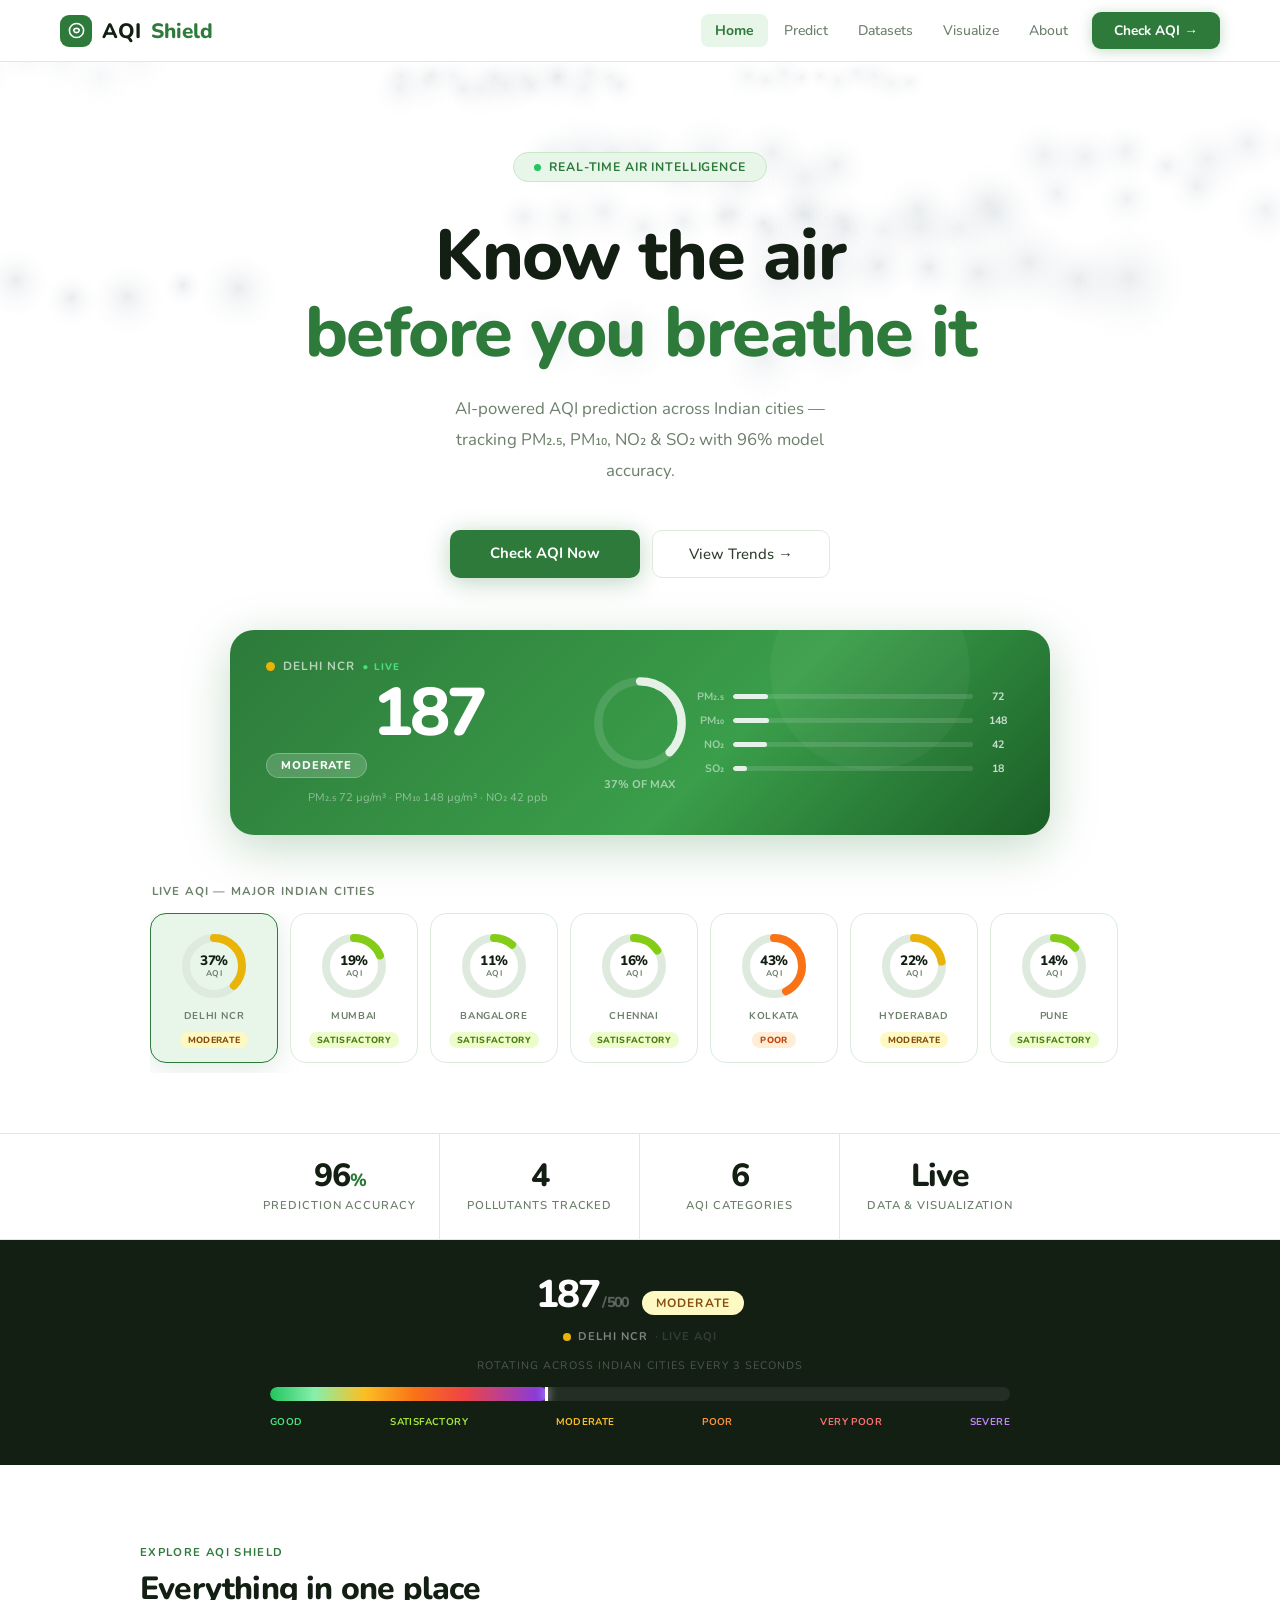
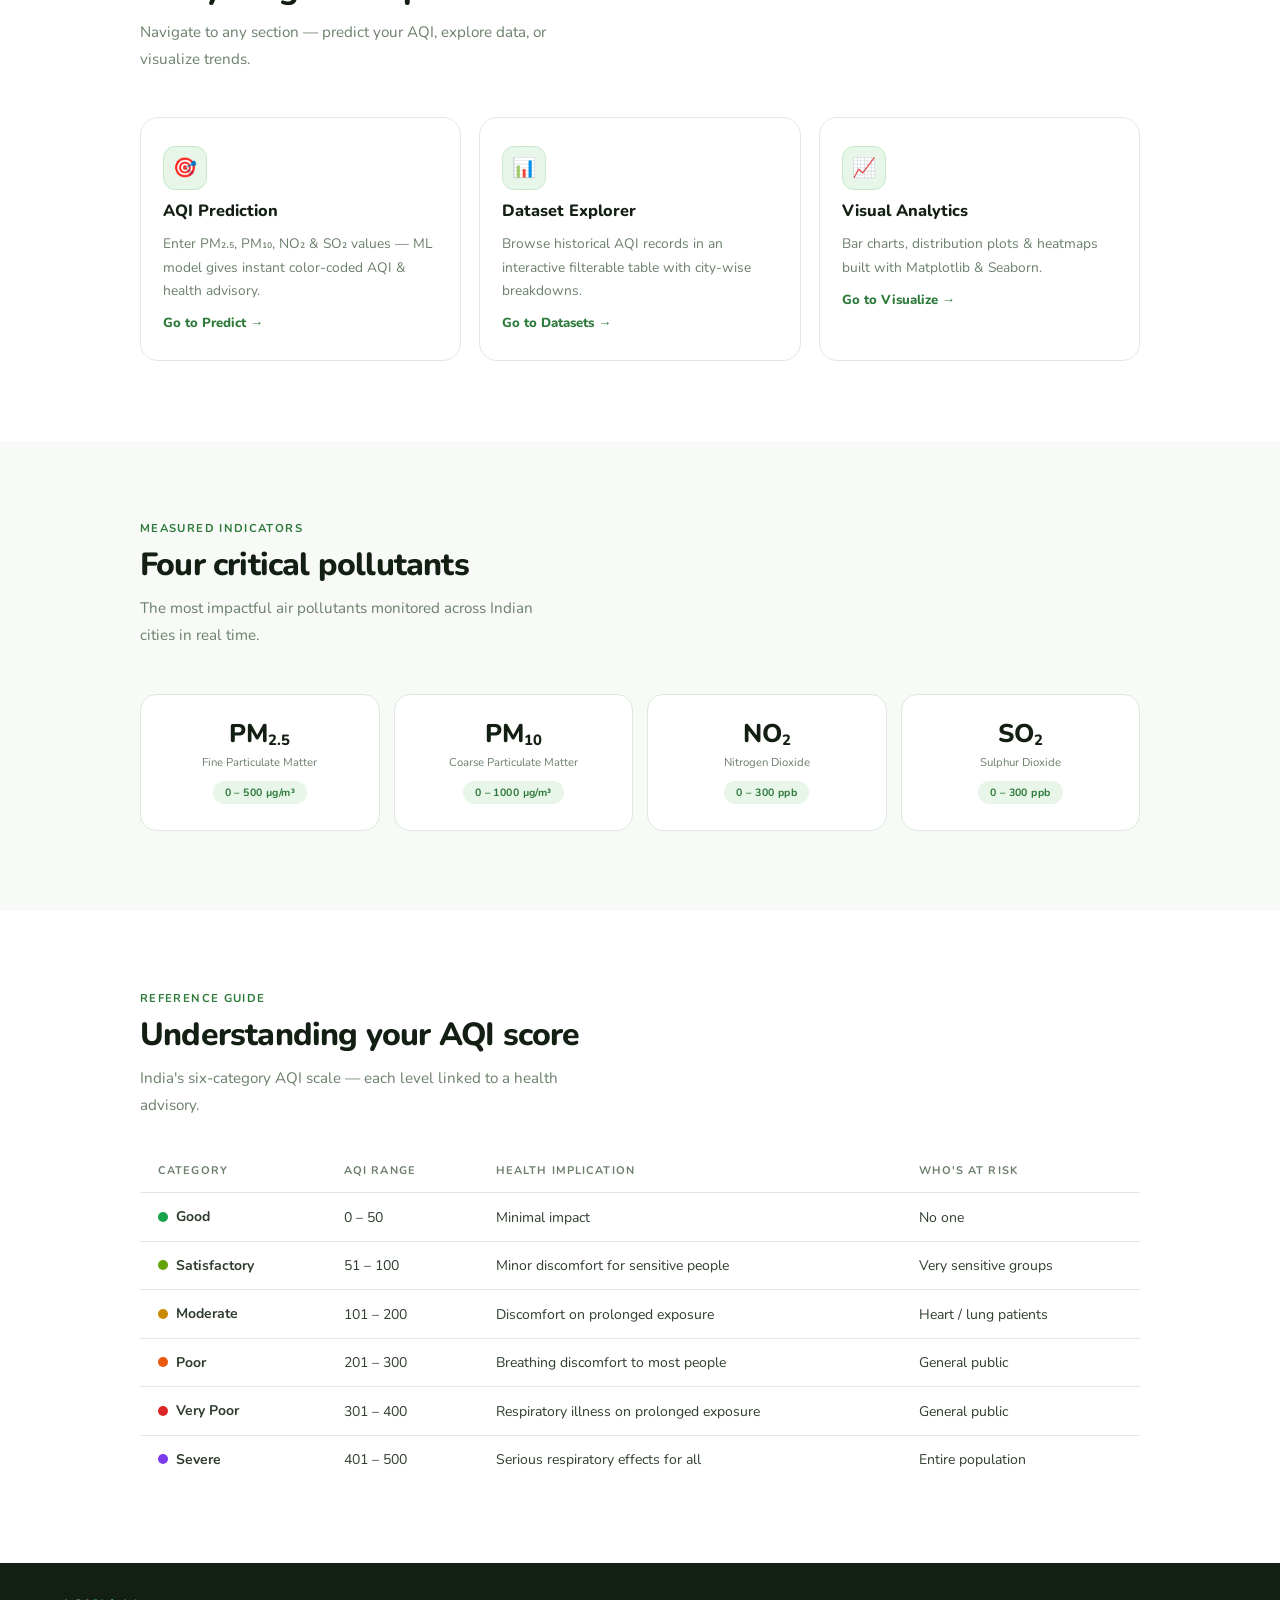
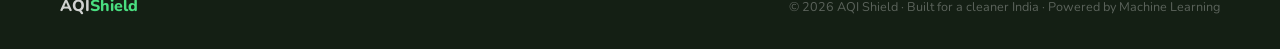
<file: templates/index.html>
<!DOCTYPE html>
<html lang="en">
<head>
<meta charset="UTF-8">
<meta name="viewport" content="width=device-width, initial-scale=1.0">
<title>AQI Shield — Breathe Smarter</title>
<style>
@import url('https://fonts.googleapis.com/css2?family=Nunito:wght@300;400;500;600;700;800&display=swap');
*,*::before,*::after{margin:0;padding:0;box-sizing:border-box}
:root{
  --white:#fff;--bg:#f7faf7;--bg2:#eef5ee;
  --ink:#141f14;--ink2:#2e3d2e;--muted:#6b7f6b;
  --line:#ddeadd;--G:#2d7a3a;--G2:#3a9e4a;
  --G3:#e8f5e9;--G4:#c8e6c9;--Gdk:#1b5e20;
}
html,body{width:100%;min-height:100vh;overflow-x:hidden;
  background:var(--white);color:var(--ink);
  font-family:'Nunito',Calibri,'Segoe UI',sans-serif;
  -webkit-font-smoothing:antialiased}
#sky{position:fixed;inset:0;width:100%;height:100%;z-index:0;pointer-events:none}
.page{position:relative;z-index:1}

/* ── NAV ── */
nav{position:sticky;top:0;z-index:500;
  display:flex;align-items:center;justify-content:space-between;
  padding:0 60px;height:62px;
  background:rgba(255,255,255,.96);backdrop-filter:blur(20px);
  border-bottom:1px solid var(--line)}
.logo{display:flex;align-items:center;gap:10px;text-decoration:none;
  font-size:1.3rem;font-weight:800;color:var(--ink)}
.logo-mark{width:32px;height:32px;border-radius:9px;background:var(--G);
  display:flex;align-items:center;justify-content:center;flex-shrink:0}
.logo-mark svg{width:17px;height:17px;fill:none;stroke:#fff;
  stroke-width:2.2;stroke-linecap:round;stroke-linejoin:round}
.logo span{color:var(--G)}
.nav-links{display:flex;align-items:center;gap:2px}
.nav-links a{font-size:.875rem;font-weight:500;color:var(--muted);
  text-decoration:none;padding:7px 14px;border-radius:8px;transition:all .18s}
.nav-links a:hover{color:var(--ink);background:var(--G3)}
.nav-links a.active{color:var(--G);background:var(--G3);font-weight:700}
.nav-links .cta{margin-left:8px;background:var(--G);color:#fff!important;
  padding:9px 22px;border-radius:9px;font-weight:700;font-size:.855rem;
  box-shadow:0 2px 14px rgba(45,122,58,.28);transition:all .2s}
.nav-links .cta:hover{background:var(--Gdk);transform:translateY(-1px);box-shadow:0 4px 22px rgba(45,122,58,.42)}
/* mobile */
.ham{display:none;flex-direction:column;gap:5px;cursor:pointer;padding:6px;border:none;background:none}
.ham span{display:block;width:22px;height:2px;background:var(--ink);border-radius:2px;transition:all .25s}
.ham.open span:nth-child(1){transform:rotate(45deg) translate(5px,5px)}
.ham.open span:nth-child(2){opacity:0}
.ham.open span:nth-child(3){transform:rotate(-45deg) translate(5px,-5px)}
.mob-nav{display:none;position:fixed;top:62px;left:0;right:0;bottom:0;
  background:rgba(255,255,255,.98);backdrop-filter:blur(20px);
  z-index:400;flex-direction:column;padding:20px;gap:6px;overflow-y:auto;
  border-top:1px solid var(--line)}
.mob-nav.open{display:flex}
.mob-nav a{font-size:1rem;font-weight:600;color:var(--ink2);
  text-decoration:none;padding:14px 18px;border-radius:12px;transition:all .18s}
.mob-nav a:hover{background:var(--G3);color:var(--G)}
.mob-nav .mob-cta{background:var(--G);color:#fff!important;text-align:center;margin-top:8px;border-radius:12px}

/* ── HERO ── */
.hero{display:flex;flex-direction:column;align-items:center;
  text-align:center;padding:90px 40px 60px;min-height:84vh}
.pill{display:inline-flex;align-items:center;gap:8px;
  background:var(--G3);border:1px solid var(--G4);border-radius:999px;
  padding:6px 20px;font-size:.77rem;font-weight:700;color:var(--G);
  letter-spacing:.07em;text-transform:uppercase;margin-bottom:36px;
  animation:up .8s cubic-bezier(.22,1,.36,1) both}
.ldot{width:7px;height:7px;border-radius:50%;background:#22c55e;animation:lpulse 2.2s infinite}
@keyframes lpulse{0%{box-shadow:0 0 0 0 rgba(34,197,94,.55)}70%{box-shadow:0 0 0 8px rgba(34,197,94,0)}100%{box-shadow:0 0 0 0 rgba(34,197,94,0)}}
.hero-h1{font-size:clamp(2rem,5.5vw,4.8rem);font-weight:800;line-height:1.1;
  color:var(--ink);letter-spacing:-1.5px;margin-bottom:20px;
  animation:up .9s cubic-bezier(.22,1,.36,1) .08s both;
  display:flex;flex-direction:column;align-items:center;gap:0}
.hero-h1 .gr{color:var(--G);white-space:nowrap}
.hero-h1 .bk{white-space:nowrap}
.hero-p{font-size:1.05rem;color:var(--muted);max-width:430px;
  line-height:1.85;margin-bottom:44px;
  animation:up .9s cubic-bezier(.22,1,.36,1) .18s both}
.hero-btns{display:flex;gap:12px;flex-wrap:wrap;justify-content:center;
  margin-bottom:52px;animation:up .9s cubic-bezier(.22,1,.36,1) .28s both}
.btn-solid{padding:13px 40px;border-radius:10px;background:var(--G);color:#fff;
  font-size:.93rem;font-weight:700;text-decoration:none;display:inline-block;
  box-shadow:0 4px 24px rgba(45,122,58,.32);transition:all .22s}
.btn-solid:hover{background:var(--Gdk);transform:translateY(-2px);box-shadow:0 8px 32px rgba(45,122,58,.42)}
.btn-outline{padding:13px 36px;border-radius:10px;background:var(--white);
  color:var(--ink2);font-size:.93rem;font-weight:500;
  text-decoration:none;display:inline-block;
  border:1.5px solid var(--line);transition:all .2s}
.btn-outline:hover{border-color:var(--G4);background:var(--G3)}

/* ── HERO GREEN CARD ── */
.hero-aqi-card{
  display:grid;grid-template-columns:1fr auto 1fr;
  align-items:center;
  background:linear-gradient(135deg,var(--G) 0%,var(--G2) 60%,#1a5e26 100%);
  border-radius:24px;padding:28px 36px;
  width:min(820px,92vw);margin-bottom:48px;
  box-shadow:0 12px 48px rgba(45,122,58,.28);
  animation:up .9s cubic-bezier(.22,1,.36,1) .36s both;
  position:relative;overflow:hidden;gap:0}
.hero-aqi-card::before{content:'';position:absolute;top:-60px;right:80px;
  width:200px;height:200px;border-radius:50%;
  background:rgba(255,255,255,.04);pointer-events:none}
.hac-left{display:flex;flex-direction:column;gap:6px;z-index:1}
.hac-city-row{display:flex;align-items:center;gap:8px}
.hac-dot{width:9px;height:9px;border-radius:50%;background:#4ade80;animation:lpulse 2s infinite}
.hac-city{font-size:.74rem;font-weight:700;color:rgba(255,255,255,.65);
  text-transform:uppercase;letter-spacing:.08em}
.hac-live{font-size:.6rem;font-weight:800;color:#4ade80;letter-spacing:.12em;
  animation:blink 1.6s infinite}
@keyframes blink{0%,100%{opacity:1}50%{opacity:.25}}
.hac-num{font-size:4.2rem;font-weight:800;color:#fff;line-height:1;letter-spacing:-3px}
.hac-badge{display:inline-block;font-size:.7rem;font-weight:800;
  padding:4px 14px;border-radius:999px;
  background:rgba(255,255,255,.18);color:#fff;
  text-transform:uppercase;letter-spacing:.08em;
  border:1px solid rgba(255,255,255,.25);width:fit-content;transition:all .4s}
.hac-meta{font-size:.7rem;color:rgba(255,255,255,.45);margin-top:4px;line-height:1.7}
.hac-right{display:flex;flex-direction:column;align-items:center;gap:4px;z-index:1}
.hac-ring-svg{width:100px;height:100px}
.hac-pct{font-size:.7rem;font-weight:700;color:rgba(255,255,255,.55);text-transform:uppercase}
.hac-bars{display:flex;flex-direction:column;gap:9px;z-index:1}
.hac-bar-row{display:flex;align-items:center;gap:9px}
.hb-label{font-size:.67rem;font-weight:700;color:rgba(255,255,255,.5);min-width:34px;text-align:right}
.hb-track{flex:1;height:5px;background:rgba(255,255,255,.12);border-radius:3px;overflow:hidden;min-width:80px}
.hb-fill{height:100%;border-radius:3px;background:rgba(255,255,255,.85);width:0;
  transition:width 1.4s cubic-bezier(.22,1,.36,1)}
.hb-val{font-size:.67rem;font-weight:700;color:rgba(255,255,255,.75);min-width:32px}

/* ── CITY HORIZONTAL SCROLL ── */
.city-scroll-wrap{width:100%;max-width:980px;margin-bottom:0;
  animation:up .9s cubic-bezier(.22,1,.36,1) .44s both}
.city-scroll-header{display:flex;align-items:center;justify-content:space-between;
  margin-bottom:14px;padding:0 2px}
.city-scroll-title{font-size:.72rem;font-weight:700;color:var(--muted);
  text-transform:uppercase;letter-spacing:.1em}
.scroll-hint{font-size:.68rem;color:var(--muted);display:flex;align-items:center;gap:4px}
.scroll-hint svg{width:14px;height:14px;stroke:var(--muted);fill:none;stroke-width:2;stroke-linecap:round}

/* horizontal scrolling container */
.city-scroll{
  display:flex;gap:12px;
  overflow-x:auto;
  padding-bottom:10px;
  scroll-snap-type:x mandatory;
  -webkit-overflow-scrolling:touch;
  scrollbar-width:thin;
  scrollbar-color:var(--G4) transparent}
.city-scroll::-webkit-scrollbar{height:4px}
.city-scroll::-webkit-scrollbar-track{background:transparent}
.city-scroll::-webkit-scrollbar-thumb{background:var(--G4);border-radius:2px}

.city-card{
  flex:0 0 128px;
  background:var(--white);border:1.5px solid var(--line);
  border-radius:16px;padding:16px 10px 14px;text-align:center;
  transition:all .35s;cursor:pointer;
  scroll-snap-align:start;
  display:flex;flex-direction:column;align-items:center;gap:0;
  position:relative}
.city-card.active{border-color:var(--G);box-shadow:0 6px 28px rgba(45,122,58,.15);background:var(--G3)}
.city-card:hover{transform:translateY(-4px);border-color:var(--G4)}

/* FILLED donut ring */
.cr-wrap{position:relative;width:72px;height:72px;margin:0 auto 8px;flex-shrink:0}
.cr-svg{width:72px;height:72px;transform:rotate(-90deg)}
.cr-bg{fill:none;stroke:var(--line);stroke-width:8}
.cr-fill{fill:none;stroke-width:8;stroke-linecap:round;
  stroke-dasharray:176;stroke-dashoffset:176;
  transition:stroke-dashoffset 1.4s cubic-bezier(.22,1,.36,1),stroke .4s ease}
/* inner colored fill circle */
.cr-inner{fill:transparent;transition:fill .4s}
.cr-center{position:absolute;inset:0;
  display:flex;flex-direction:column;align-items:center;justify-content:center;gap:0}
.cr-pct{font-size:.85rem;font-weight:800;line-height:1;color:var(--ink);letter-spacing:-.5px}
.cr-label{font-size:.52rem;font-weight:700;color:var(--muted);text-transform:uppercase;letter-spacing:.04em}

.city-name{font-size:.62rem;font-weight:700;color:var(--muted);
  text-transform:uppercase;letter-spacing:.06em;margin-bottom:4px;
  line-height:1.3;max-width:108px}
.city-cat{font-size:.56rem;font-weight:800;margin-top:5px;
  padding:2px 8px;border-radius:999px;
  text-transform:uppercase;letter-spacing:.04em;display:inline-block;transition:all .4s}

/* ── STATS ── */
.stats-row{display:flex;justify-content:center;
  border-top:1px solid var(--line);border-bottom:1px solid var(--line);background:var(--white)}
.sbox{flex:1;max-width:200px;padding:26px 16px;text-align:center;border-right:1px solid var(--line)}
.sbox:last-child{border-right:none}
.sn{font-size:2rem;font-weight:800;color:var(--ink);line-height:1;letter-spacing:-1px}
.sn .g{color:var(--G);font-size:1.1rem}
.sl{font-size:.71rem;color:var(--muted);text-transform:uppercase;letter-spacing:.08em;margin-top:6px;font-weight:600}

/* ── METER ── */
.meter-strip{background:var(--ink);padding:36px 60px;
  display:flex;flex-direction:column;align-items:center;gap:14px}
.meter-top-row{display:flex;align-items:baseline;gap:14px;flex-wrap:wrap;justify-content:center}
.meter-aqi-val{font-size:2.4rem;font-weight:800;color:#fff;letter-spacing:-2px;line-height:1}
.meter-aqi-val small{font-size:.9rem;color:rgba(255,255,255,.3);margin-left:3px}
.meter-aqi-lbl{font-size:.75rem;font-weight:700;letter-spacing:.1em;
  text-transform:uppercase;padding:4px 14px;border-radius:999px;transition:all .4s}
.meter-city-badge{font-size:.7rem;font-weight:700;color:rgba(255,255,255,.45);
  letter-spacing:.08em;text-transform:uppercase;
  display:flex;align-items:center;gap:7px}
.city-dot{width:8px;height:8px;border-radius:50%;animation:blink 1.4s infinite}
.meter-title{font-size:.68rem;color:rgba(255,255,255,.25);
  text-transform:uppercase;letter-spacing:.1em}
.meter-track{width:min(740px,86vw);height:14px;background:rgba(255,255,255,.07);
  border-radius:7px;overflow:hidden;position:relative}
.meter-fill{height:100%;border-radius:7px;
  background:linear-gradient(90deg,#22c55e 0%,#86efac 16%,#fbbf24 34%,#f97316 52%,#ef4444 70%,#7c3aed 100%);
  width:0;transition:width 1.7s cubic-bezier(.22,1,.36,1)}
.meter-needle{position:absolute;top:-2px;height:18px;width:3px;
  background:#fff;border-radius:2px;box-shadow:0 0 8px rgba(255,255,255,.8);
  transition:left 1.7s cubic-bezier(.22,1,.36,1)}
.meter-labels{display:flex;justify-content:space-between;width:min(740px,86vw)}
.meter-labels span{font-size:.62rem;font-weight:700;letter-spacing:.04em;text-transform:uppercase}

/* ── SECTIONS ── */
.sec{padding:80px 60px}
.sec.alt{background:var(--bg)}
.inner{max-width:1000px;margin:0 auto}
.stag{font-size:.71rem;font-weight:700;color:var(--G);text-transform:uppercase;
  letter-spacing:.12em;margin-bottom:10px;display:block}
.stitle{font-size:2rem;font-weight:800;color:var(--ink);letter-spacing:-.8px;
  line-height:1.2;margin-bottom:10px}
.sdesc{font-size:.95rem;color:var(--muted);max-width:420px;line-height:1.8;margin-bottom:44px}

.qlinks{display:grid;grid-template-columns:repeat(3,1fr);gap:18px}
.qlink{background:var(--white);border:1.5px solid var(--line);
  border-radius:18px;padding:28px 22px;
  display:flex;flex-direction:column;gap:10px;
  text-decoration:none;transition:all .28s;position:relative;overflow:hidden}
.qlink::after{content:'';position:absolute;bottom:0;left:0;right:0;height:3px;
  background:linear-gradient(90deg,var(--G),var(--G2));
  transform:scaleX(0);transform-origin:left;
  transition:transform .32s cubic-bezier(.22,1,.36,1)}
.qlink:hover{transform:translateY(-6px);box-shadow:0 16px 48px rgba(45,122,58,.1);border-color:var(--G4)}
.qlink:hover::after{transform:scaleX(1)}
.qico{width:44px;height:44px;border-radius:12px;background:var(--G3);
  border:1px solid var(--G4);display:flex;align-items:center;justify-content:center;font-size:1.2rem}
.qlink h3{font-size:1.02rem;font-weight:800;color:var(--ink)}
.qlink p{font-size:.86rem;color:var(--muted);line-height:1.7}
.qarrow{font-size:.82rem;font-weight:800;color:var(--G);margin-top:2px}

.poll-grid{display:grid;grid-template-columns:repeat(4,1fr);gap:14px}
.poll-card{background:var(--white);border:1px solid var(--line);
  border-radius:16px;padding:26px 18px;text-align:center;transition:all .26s}
.poll-card:hover{border-color:var(--G4);transform:translateY(-4px);box-shadow:0 10px 32px rgba(45,122,58,.09)}
.psym{font-size:1.6rem;font-weight:800;color:var(--ink);line-height:1}
.psym sub{font-size:.58em;vertical-align:baseline;position:relative;top:3px}
.pname{font-size:.71rem;color:var(--muted);margin-top:8px;line-height:1.5}
.prange{margin-top:10px;display:inline-block;background:var(--G3);color:var(--G);
  font-size:.66rem;font-weight:700;padding:4px 12px;border-radius:999px;letter-spacing:.04em}

.ref-table{width:100%;border-collapse:collapse;margin-top:32px}
.ref-table thead th{font-size:.69rem;text-transform:uppercase;letter-spacing:.1em;
  color:var(--muted);font-weight:700;padding:0 18px 14px;text-align:left;
  border-bottom:1px solid var(--line)}
.ref-table tbody tr{border-bottom:1px solid var(--line)}
.ref-table tbody tr:last-child{border-bottom:none}
.ref-table tbody td{padding:14px 18px;font-size:.875rem;color:var(--ink2)}
.ref-table tbody tr:hover td{background:var(--bg)}
.cc{display:inline-flex;align-items:center;gap:8px;font-weight:700}
.cdot{width:10px;height:10px;border-radius:50%;flex-shrink:0}

/* ── FOOTER ── */
footer{background:var(--ink);padding:32px 60px;
  display:flex;align-items:center;justify-content:space-between;flex-wrap:wrap;gap:14px}
.fb{font-size:1rem;font-weight:800;color:rgba(255,255,255,.8)}
.fb span{color:#4ade80}
.fc{font-size:.79rem;color:rgba(255,255,255,.3)}

@keyframes up{from{opacity:0;transform:translateY(26px)}to{opacity:1;transform:translateY(0)}}
.reveal{opacity:0;transform:translateY(20px);transition:opacity .6s ease,transform .6s ease}
.reveal.in{opacity:1;transform:none}

/* ── RESPONSIVE ── */
@media(max-width:840px){
  nav{padding:0 16px;height:56px}
  .nav-links{display:none}
  .ham{display:flex}
  .hero{padding:60px 16px 44px;min-height:auto}
  .hero-h1{font-size:clamp(2rem,8vw,2.8rem);letter-spacing:-0.5px}
  .hero-aqi-card{grid-template-columns:1fr;padding:22px 18px;gap:18px}
  .hac-right{display:none}
  .hac-num{font-size:3.2rem}
  .hac-bars{display:none}
  .city-scroll-wrap{max-width:100%}
  .city-card{flex:0 0 110px}
  .cr-wrap{width:60px;height:60px}
  .cr-svg{width:60px;height:60px}
  .stats-row{flex-wrap:wrap}
  .sbox{min-width:50%;border-bottom:1px solid var(--line)}
  .sbox:nth-child(odd){border-right:1px solid var(--line)}
  .sbox:nth-child(3),.sbox:nth-child(4){border-bottom:none}
  .meter-strip{padding:26px 16px;gap:10px}
  .meter-labels{display:none}
  .sec{padding:56px 16px}
  .qlinks{grid-template-columns:1fr}
  .poll-grid{grid-template-columns:repeat(2,1fr);gap:10px}
  .ref-table{display:block;overflow-x:auto}
  .ref-table thead th,.ref-table tbody td{white-space:nowrap;padding:11px 14px}
  footer{flex-direction:column;text-align:center;padding:24px 16px}
}
</style>
</head>
<body>
<canvas id="sky"></canvas>
<div class="page">

<!-- NAV -->
<nav>
  <a class="logo" href="/">
    <div class="logo-mark">
      <svg viewBox="0 0 24 24"><path d="M12 22c5.523 0 10-4.477 10-10S17.523 2 12 2 2 6.477 2 12s4.477 10 10 10z"/><path d="M8 12s.5-3 4-3 4 3 4 3-1 3-4 3-4-3-4-3z"/></svg>
    </div>
    AQI<span>Shield</span>
  </a>
  <div class="nav-links">
    <a href="/" class="active">Home</a>
    <a href="/predict">Predict</a>
    <a href="/datasets">Datasets</a>
    <a href="/visualize">Visualize</a>
    <a href="/about">About</a>
    <a href="/predict" class="cta">Check AQI →</a>
  </div>
  <button class="ham" id="hamBtn" onclick="toggleMob()" aria-label="Menu">
    <span></span><span></span><span></span>
  </button>
</nav>
<div class="mob-nav" id="mobNav">
  <a href="/">Home</a>
  <a href="/predict">Predict</a>
  <a href="/datasets">Datasets</a>
  <a href="/visualize">Visualize</a>
  <a href="/about">About</a>
  <a href="/predict" class="mob-cta">Check AQI Now →</a>
</div>

<!-- HERO -->
<section class="hero">
  <div class="pill"><span class="ldot"></span>Real-time Air Intelligence</div>
  <h1 class="hero-h1">
    <span class="bk">Know the air</span>
    <span class="gr">before you breathe it</span>
  </h1>
  <p class="hero-p">AI-powered AQI prediction across Indian cities — tracking PM₂.₅, PM₁₀, NO₂ &amp; SO₂ with 96% model accuracy.</p>
  <div class="hero-btns">
    <a href="/predict" class="btn-solid">Check AQI Now</a>
    <a href="/visualize" class="btn-outline">View Trends →</a>
  </div>

  <!-- GREEN CARD -->
  <div class="hero-aqi-card">
    <div class="hac-left">
      <div class="hac-city-row">
        <span class="hac-dot" id="hacDot"></span>
        <span class="hac-city" id="hacCity">Loading…</span>
        <span class="hac-live">● LIVE</span>
      </div>
      <div class="hac-num" id="hacNum">—</div>
      <div class="hac-badge" id="hacBadge">—</div>
      <div class="hac-meta" id="hacMeta">—</div>
    </div>
    <div class="hac-right">
      <svg class="hac-ring-svg" viewBox="0 0 120 120">
        <circle cx="60" cy="60" r="50" fill="none" stroke="rgba(255,255,255,.12)" stroke-width="10"/>
        <circle id="hacArc" cx="60" cy="60" r="50" fill="none" stroke="rgba(255,255,255,.85)" stroke-width="10"
          stroke-linecap="round" stroke-dasharray="314" stroke-dashoffset="314"
          transform="rotate(-90 60 60)" style="transition:stroke-dashoffset 1.6s cubic-bezier(.22,1,.36,1)"/>
      </svg>
      <div class="hac-pct" id="hacPct">—% of max</div>
    </div>
    <div class="hac-bars">
      <div class="hac-bar-row"><span class="hb-label">PM₂.₅</span><div class="hb-track"><div class="hb-fill" id="hb1"></div></div><span class="hb-val" id="hv1">—</span></div>
      <div class="hac-bar-row"><span class="hb-label">PM₁₀</span><div class="hb-track"><div class="hb-fill" id="hb2"></div></div><span class="hb-val" id="hv2">—</span></div>
      <div class="hac-bar-row"><span class="hb-label">NO₂</span><div class="hb-track"><div class="hb-fill" id="hb3"></div></div><span class="hb-val" id="hv3">—</span></div>
      <div class="hac-bar-row"><span class="hb-label">SO₂</span><div class="hb-track"><div class="hb-fill" id="hb4"></div></div><span class="hb-val" id="hv4">—</span></div>
    </div>
  </div>

  <!-- CITY HORIZONTAL SCROLL -->
  <div class="city-scroll-wrap">
    <div class="city-scroll-header">
      <span class="city-scroll-title">Live AQI — Major Indian Cities</span>
    </div>
    <div class="city-scroll" id="cityScroll"></div>
  </div>
</section>

<!-- STATS -->
<div class="stats-row">
  <div class="sbox"><div class="sn">96<span class="g">%</span></div><div class="sl">Prediction Accuracy</div></div>
  <div class="sbox"><div class="sn">4</div><div class="sl">Pollutants Tracked</div></div>
  <div class="sbox"><div class="sn">6</div><div class="sl">AQI Categories</div></div>
  <div class="sbox"><div class="sn">Live</div><div class="sl">Data &amp; Visualization</div></div>
</div>

<!-- METER -->
<div class="meter-strip">
  <div class="meter-top-row">
    <div class="meter-aqi-val" id="mNum">—<small>/ 500</small></div>
    <div class="meter-aqi-lbl" id="mLbl" style="background:#dcfce7;color:#16a34a">—</div>
  </div>
  <div class="meter-city-badge">
    <span class="city-dot" id="mDot" style="background:#22c55e"></span>
    <span id="mCity">Loading…</span>
    <span style="opacity:.3">· Live AQI</span>
  </div>
  <div class="meter-title">Rotating across Indian cities every 3 seconds</div>
  <div class="meter-track">
    <div class="meter-fill" id="mFill"></div>
    <div class="meter-needle" id="mNeedle" style="left:0%"></div>
  </div>
  <div class="meter-labels">
    <span style="color:#4ade80">Good</span>
    <span style="color:#a3e635">Satisfactory</span>
    <span style="color:#fbbf24">Moderate</span>
    <span style="color:#fb923c">Poor</span>
    <span style="color:#f87171">Very Poor</span>
    <span style="color:#c084fc">Severe</span>
  </div>
</div>

<!-- QUICK LINKS -->
<section class="sec">
  <div class="inner">
    <span class="stag reveal">Explore AQI Shield</span>
    <h2 class="stitle reveal">Everything in one place</h2>
    <p class="sdesc reveal">Navigate to any section — predict your AQI, explore data, or visualize trends.</p>
    <div class="qlinks">
      <a href="/predict" class="qlink reveal">
        <div class="qico">🎯</div><h3>AQI Prediction</h3>
        <p>Enter PM₂.₅, PM₁₀, NO₂ &amp; SO₂ values — ML model gives instant color-coded AQI &amp; health advisory.</p>
        <span class="qarrow">Go to Predict →</span>
      </a>
      <a href="/datasets" class="qlink reveal" style="transition-delay:.08s">
        <div class="qico">📊</div><h3>Dataset Explorer</h3>
        <p>Browse historical AQI records in an interactive filterable table with city-wise breakdowns.</p>
        <span class="qarrow">Go to Datasets →</span>
      </a>
      <a href="/visualize" class="qlink reveal" style="transition-delay:.16s">
        <div class="qico">📈</div><h3>Visual Analytics</h3>
        <p>Bar charts, distribution plots &amp; heatmaps built with Matplotlib &amp; Seaborn.</p>
        <span class="qarrow">Go to Visualize →</span>
      </a>
    </div>
  </div>
</section>

<!-- POLLUTANTS -->
<section class="sec alt">
  <div class="inner">
    <span class="stag reveal">Measured Indicators</span>
    <h2 class="stitle reveal">Four critical pollutants</h2>
    <p class="sdesc reveal">The most impactful air pollutants monitored across Indian cities in real time.</p>
    <div class="poll-grid">
      <div class="poll-card reveal"><div class="psym">PM<sub>2.5</sub></div><div class="pname">Fine Particulate Matter</div><div class="prange">0 – 500 µg/m³</div></div>
      <div class="poll-card reveal" style="transition-delay:.07s"><div class="psym">PM<sub>10</sub></div><div class="pname">Coarse Particulate Matter</div><div class="prange">0 – 1000 µg/m³</div></div>
      <div class="poll-card reveal" style="transition-delay:.13s"><div class="psym">NO<sub>2</sub></div><div class="pname">Nitrogen Dioxide</div><div class="prange">0 – 300 ppb</div></div>
      <div class="poll-card reveal" style="transition-delay:.19s"><div class="psym">SO<sub>2</sub></div><div class="pname">Sulphur Dioxide</div><div class="prange">0 – 300 ppb</div></div>
    </div>
  </div>
</section>

<!-- AQI TABLE -->
<section class="sec">
  <div class="inner">
    <span class="stag reveal">Reference Guide</span>
    <h2 class="stitle reveal">Understanding your AQI score</h2>
    <p class="sdesc reveal">India's six-category AQI scale — each level linked to a health advisory.</p>
    <table class="ref-table reveal">
      <thead><tr><th>Category</th><th>AQI Range</th><th>Health Implication</th><th>Who's at Risk</th></tr></thead>
      <tbody>
        <tr><td><span class="cc"><span class="cdot" style="background:#16a34a"></span>Good</span></td><td>0 – 50</td><td>Minimal impact</td><td>No one</td></tr>
        <tr><td><span class="cc"><span class="cdot" style="background:#65a30d"></span>Satisfactory</span></td><td>51 – 100</td><td>Minor discomfort for sensitive people</td><td>Very sensitive groups</td></tr>
        <tr><td><span class="cc"><span class="cdot" style="background:#ca8a04"></span>Moderate</span></td><td>101 – 200</td><td>Discomfort on prolonged exposure</td><td>Heart / lung patients</td></tr>
        <tr><td><span class="cc"><span class="cdot" style="background:#ea580c"></span>Poor</span></td><td>201 – 300</td><td>Breathing discomfort to most people</td><td>General public</td></tr>
        <tr><td><span class="cc"><span class="cdot" style="background:#dc2626"></span>Very Poor</span></td><td>301 – 400</td><td>Respiratory illness on prolonged exposure</td><td>General public</td></tr>
        <tr><td><span class="cc"><span class="cdot" style="background:#7c3aed"></span>Severe</span></td><td>401 – 500</td><td>Serious respiratory effects for all</td><td>Entire population</td></tr>
      </tbody>
    </table>
  </div>
</section>

<footer>
  <div class="fb">AQI<span>Shield</span></div>
  <div class="fc">© 2026 AQI Shield · Built for a cleaner India · Powered by Machine Learning</div>
</footer>
</div>

<script>
/* ── CLOUDS ── */
const sky=document.getElementById('sky'),ctx=sky.getContext('2d');let W,H;
function resize(){W=sky.width=innerWidth;H=sky.height=innerHeight;}resize();window.addEventListener('resize',resize);
class Cloud{constructor(l,sx){this.layer=l;this.reset(sx!==undefined?sx:Math.random()*W*1.6-W*.3);}
reset(x){const l=this.layer;this.x=x;this.y=H*(.03+l*.14+Math.random()*.13)-20;
this.speed=.13+l*.12+Math.random()*.12;this.base=50+l*26+Math.random()*44;
this.sx=1.1+Math.random()*.55;this.sy=.52+Math.random()*.26;this.alpha=.045+l*.018+Math.random()*.024;
const n=6+Math.round(Math.random()*4);
this.puffs=Array.from({length:n},(_,i)=>({ox:(i/(n-1)-.5)*this.base*2.5*this.sx,oy:(Math.random()-.5)*this.base*.42*this.sy,r:this.base*(.36+Math.random()*.38)*this.sy}));}
draw(){ctx.save();ctx.translate(this.x,this.y);this.puffs.forEach(p=>{const g=ctx.createRadialGradient(p.ox,p.oy-p.r*.1,p.r*.03,p.ox,p.oy,p.r);const a=this.alpha;g.addColorStop(0,`rgba(175,185,192,${a*2.5})`);g.addColorStop(.28,`rgba(190,198,206,${a*1.6})`);g.addColorStop(.62,`rgba(208,213,218,${a*.8})`);g.addColorStop(1,`rgba(222,225,230,0)`);ctx.beginPath();ctx.arc(p.ox,p.oy,p.r,0,Math.PI*2);ctx.fillStyle=g;ctx.fill();});ctx.restore();}
tick(){this.x+=this.speed;if(this.x>W*1.65)this.reset(-W*.45);}}
const clouds=[];[6,5,3].forEach((n,l)=>{for(let i=0;i<n;i++)clouds.push(new Cloud(l));});
(function loop(){ctx.clearRect(0,0,W,H);clouds.sort((a,b)=>a.layer-b.layer);clouds.forEach(c=>{c.tick();c.draw();});requestAnimationFrame(loop);})();

/* ── MOBILE NAV ── */
function toggleMob(){
  document.getElementById('hamBtn').classList.toggle('open');
  document.getElementById('mobNav').classList.toggle('open');
}

/* ── AQI INFO ── */
function aqiInfo(v){
  if(v<=50)  return{l:'Good',        bg:'#dcfce7',c:'#16a34a',stroke:'#22c55e',dot:'#22c55e',fill:'rgba(34,197,94,.08)'};
  if(v<=100) return{l:'Satisfactory',bg:'#ecfccb',c:'#4d7c0f',stroke:'#84cc16',dot:'#84cc16',fill:'rgba(132,204,22,.08)'};
  if(v<=200) return{l:'Moderate',    bg:'#fef9c3',c:'#854d0e',stroke:'#eab308',dot:'#eab308',fill:'rgba(234,179,8,.08)'};
  if(v<=300) return{l:'Poor',        bg:'#ffedd5',c:'#c2410c',stroke:'#f97316',dot:'#f97316',fill:'rgba(249,115,22,.08)'};
  if(v<=400) return{l:'Very Poor',   bg:'#fee2e2',c:'#b91c1c',stroke:'#ef4444',dot:'#ef4444',fill:'rgba(239,68,68,.08)'};
  return            {l:'Severe',     bg:'#ede9fe',c:'#6d28d9',stroke:'#7c3aed',dot:'#7c3aed',fill:'rgba(124,58,237,.08)'};
}

/* ── 25 CITIES ── */
const CITIES=[
  {name:'Delhi NCR',    aqi:187,pm25:72, pm10:148,no2:42,so2:18},
  {name:'Mumbai',       aqi:94, pm25:38, pm10:72, no2:28,so2:10},
  {name:'Bangalore',    aqi:56, pm25:22, pm10:44, no2:18,so2:6},
  {name:'Chennai',      aqi:78, pm25:30, pm10:58, no2:22,so2:8},
  {name:'Kolkata',      aqi:214,pm25:88, pm10:172,no2:54,so2:22},
  {name:'Hyderabad',    aqi:112,pm25:46, pm10:90, no2:32,so2:12},
  {name:'Pune',         aqi:68, pm25:26, pm10:52, no2:20,so2:7},
  {name:'Ahmedabad',    aqi:156,pm25:62, pm10:122,no2:38,so2:16},
  {name:'Jaipur',       aqi:198,pm25:80, pm10:158,no2:50,so2:20},
  {name:'Lucknow',      aqi:276,pm25:112,pm10:198,no2:64,so2:26},
  {name:'Kanpur',       aqi:308,pm25:136,pm10:218,no2:72,so2:30},
  {name:'Patna',        aqi:348,pm25:154,pm10:242,no2:78,so2:34},
  {name:'Varanasi',     aqi:322,pm25:142,pm10:228,no2:74,so2:32},
  {name:'Bhopal',       aqi:138,pm25:56, pm10:106,no2:36,so2:14},
  {name:'Nagpur',       aqi:118,pm25:48, pm10:92, no2:32,so2:12},
  {name:'Indore',       aqi:128,pm25:52, pm10:100,no2:34,so2:13},
  {name:'Surat',        aqi:152,pm25:62, pm10:118,no2:38,so2:16},
  {name:'Amritsar',     aqi:244,pm25:100,pm10:178,no2:58,so2:24},
  {name:'Chandigarh',   aqi:162,pm25:66, pm10:128,no2:40,so2:16},
  {name:'Kochi',        aqi:58, pm25:24, pm10:46, no2:16,so2:6},
  {name:'Coimbatore',   aqi:66, pm25:26, pm10:50, no2:18,so2:7},
  {name:'Visakhapatnam',aqi:96, pm25:40, pm10:78, no2:28,so2:10},
  {name:'Bhubaneswar',  aqi:142,pm25:58, pm10:110,no2:36,so2:14},
  {name:'Guwahati',     aqi:118,pm25:48, pm10:92, no2:30,so2:12},
  {name:'Dehradun',     aqi:102,pm25:42, pm10:80, no2:26,so2:10},
];

/* CIRCUMFERENCE for r=28 → 2π×28 ≈ 176 */
const CIRC=176;

/* ── BUILD CITY CARDS ── */
const scroll=document.getElementById('cityScroll');
CITIES.forEach((city,i)=>{
  const d=aqiInfo(city.aqi);
  const pct=Math.min(city.aqi/500,1);
  const pctNum=Math.round(pct*100);
  const offset=CIRC-(CIRC*pct);
  const div=document.createElement('div');
  div.className='city-card'+(i===0?' active':'');
  div.id='cc'+i;
  div.innerHTML=`
    <div class="cr-wrap">
      <svg class="cr-svg" viewBox="0 0 72 72">
        <circle class="cr-bg" cx="36" cy="36" r="28"/>
        <circle class="cr-fill" id="crf${i}" cx="36" cy="36" r="28" fill="${d.fill}" style="stroke:${d.stroke};stroke-dashoffset:${offset}"/>
      </svg>
      <div class="cr-center">
        <div class="cr-pct" id="crp${i}">${pctNum}%</div>
        <div class="cr-label">AQI</div>
      </div>
    </div>
    <div class="city-name">${city.name}</div>
    <div class="city-cat" id="ccat${i}" style="background:${d.bg};color:${d.c}">${d.l}</div>`;
  scroll.appendChild(div);
});

/* Animate rings after render */
setTimeout(()=>{
  CITIES.forEach((city,i)=>{
    const pct=Math.min(city.aqi/500,1);
    const el=document.getElementById('crf'+i);
    if(el) el.style.strokeDashoffset=CIRC-(CIRC*pct);
  });
},200);

/* ── CITY ROTATION ── */
let cidx=0;
function showCity(idx){
  const city=CITIES[idx];
  const d=aqiInfo(city.aqi);
  const pct=Math.min(city.aqi/500,1);

  /* meter */
  document.getElementById('mFill').style.width=(pct*100)+'%';
  document.getElementById('mNeedle').style.left='calc('+pct*100+'% - 1.5px)';
  document.getElementById('mNum').innerHTML=city.aqi+'<small>/ 500</small>';
  const ml=document.getElementById('mLbl');
  ml.textContent=d.l;ml.style.background=d.bg;ml.style.color=d.c;
  document.getElementById('mCity').textContent=city.name;
  document.getElementById('mDot').style.background=d.dot;

  /* hero card */
  document.getElementById('hacCity').textContent=city.name;
  document.getElementById('hacNum').textContent=city.aqi;
  document.getElementById('hacDot').style.background=d.dot;
  const hb=document.getElementById('hacBadge');
  hb.textContent=d.l;
  document.getElementById('hacMeta').textContent=
    'PM₂.₅ '+city.pm25+' µg/m³  ·  PM₁₀ '+city.pm10+' µg/m³  ·  NO₂ '+city.no2+' ppb';
  document.getElementById('hacArc').style.strokeDashoffset=314-(314*pct);
  document.getElementById('hacPct').textContent=Math.round(pct*100)+'% of max';
  const bars=[
    {b:'hb1',v:'hv1',val:city.pm25,max:500},
    {b:'hb2',v:'hv2',val:city.pm10,max:1000},
    {b:'hb3',v:'hv3',val:city.no2, max:300},
    {b:'hb4',v:'hv4',val:city.so2, max:300},
  ];
  bars.forEach(b=>{
    document.getElementById(b.v).textContent=b.val;
    document.getElementById(b.b).style.width=Math.min(b.val/b.max*100,100)+'%';
  });

  /* highlight active card only — no page scroll */
  document.querySelectorAll('.city-card').forEach((el,i)=>el.classList.toggle('active',i===idx));
}

setTimeout(()=>showCity(0),500);
setInterval(()=>{ cidx=(cidx+1)%CITIES.length; showCity(cidx); },3000);

/* ── SCROLL REVEAL ── */
const io=new IntersectionObserver(entries=>{
  entries.forEach(e=>{if(e.isIntersecting)e.target.classList.add('in');});
},{threshold:.08});
document.querySelectorAll('.reveal').forEach(el=>io.observe(el));
</script>
</body>
</html>
</file>
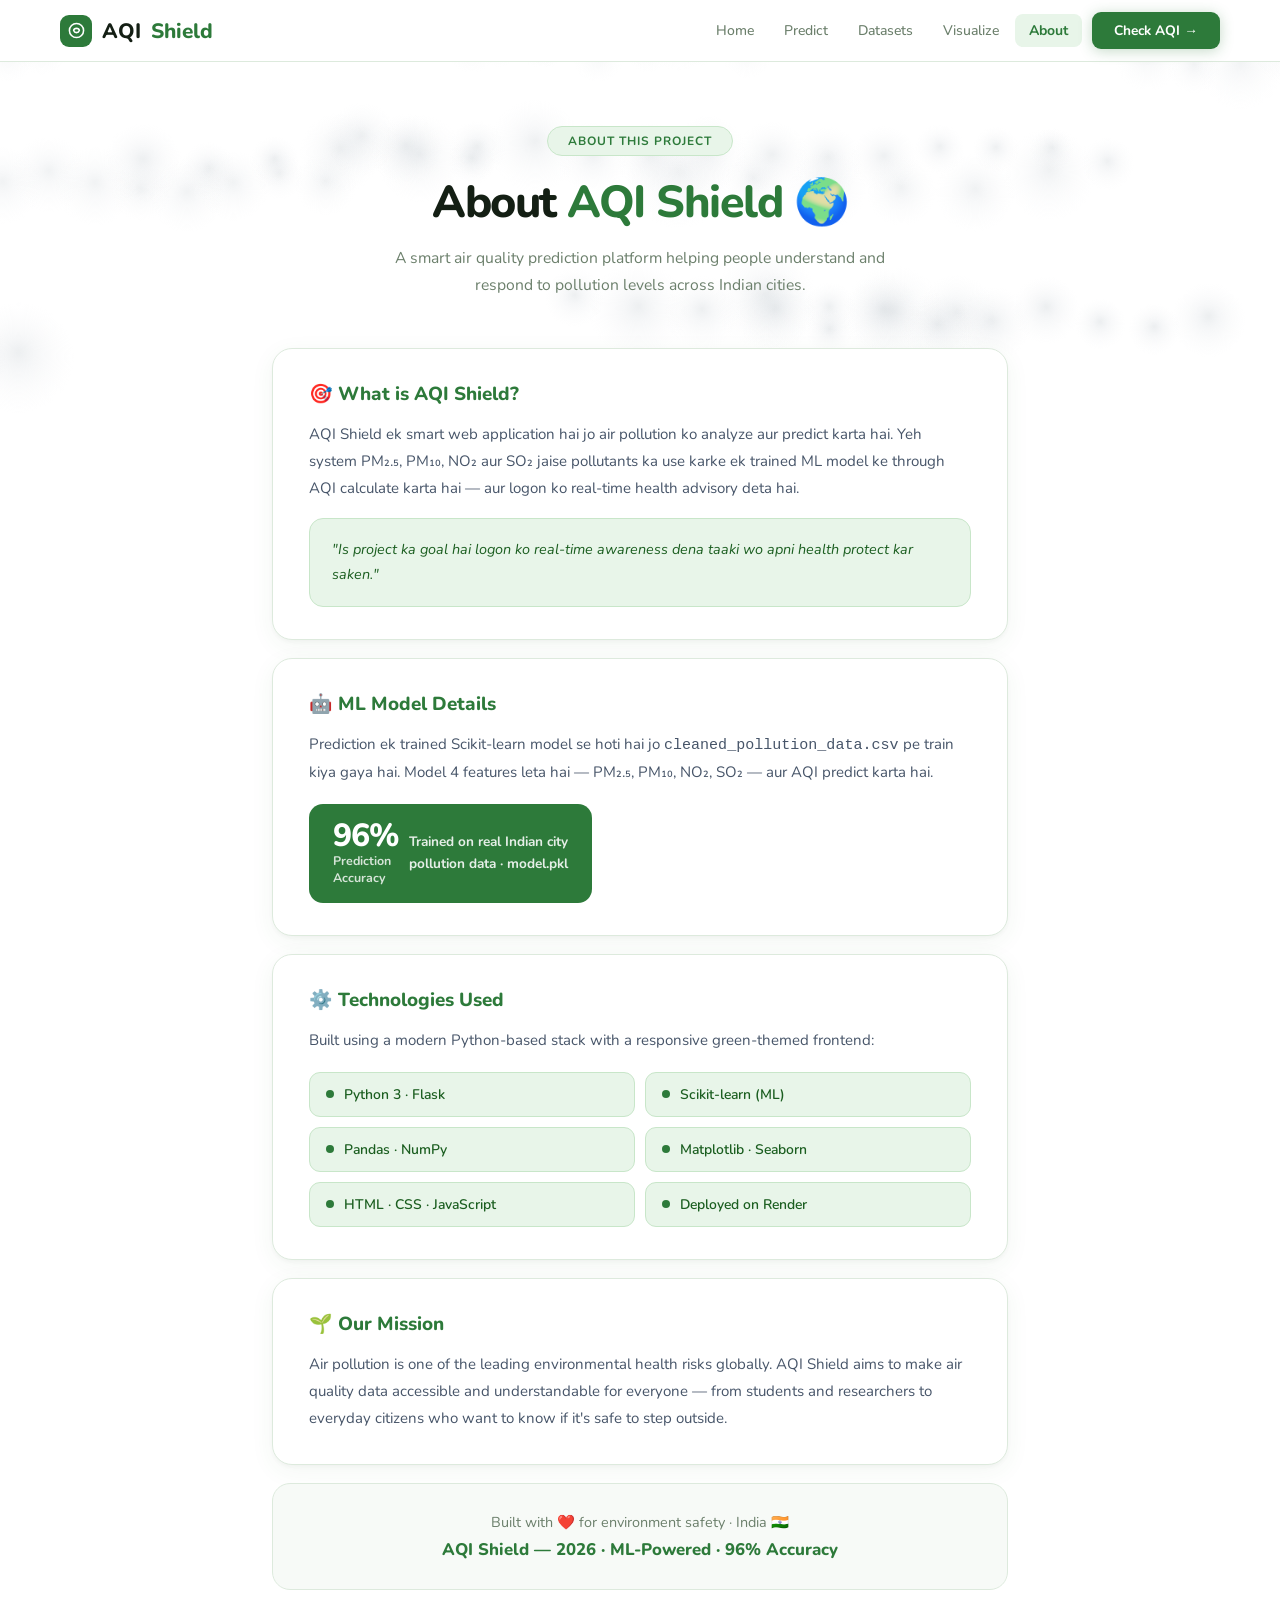
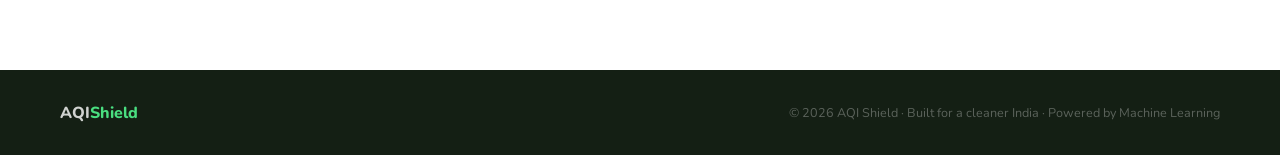
<file: templates/about.html>
<!DOCTYPE html>
<html lang="en">
<head>
<meta charset="UTF-8">
<meta name="viewport" content="width=device-width, initial-scale=1.0">
<title>About — AQI Shield</title>
<style>
@import url('https://fonts.googleapis.com/css2?family=Nunito:wght@300;400;500;600;700;800&display=swap');
*,*::before,*::after{margin:0;padding:0;box-sizing:border-box}
:root{
  --white:#fff;--bg:#f7faf7;
  --ink:#141f14;--ink2:#2e3d2e;--muted:#6b7f6b;
  --line:#ddeadd;--G:#2d7a3a;--G2:#3a9e4a;
  --G3:#e8f5e9;--G4:#c8e6c9;--Gdk:#1b5e20;
}
html,body{width:100%;min-height:100vh;overflow-x:hidden;
  background:var(--white);color:var(--ink);
  font-family:'Nunito',Calibri,'Segoe UI',sans-serif;
  -webkit-font-smoothing:antialiased}
#sky{position:fixed;inset:0;width:100%;height:100%;z-index:0;pointer-events:none}
.page{position:relative;z-index:1;min-height:100vh;display:flex;flex-direction:column}
.page-body{flex:1}

/* NAV */
nav{position:sticky;top:0;z-index:500;display:flex;align-items:center;
  justify-content:space-between;padding:0 60px;height:62px;
  background:rgba(255,255,255,.96);backdrop-filter:blur(20px);
  border-bottom:1px solid var(--line)}
.logo{display:flex;align-items:center;gap:10px;text-decoration:none;
  font-size:1.3rem;font-weight:800;color:var(--ink)}
.logo-mark{width:32px;height:32px;border-radius:9px;background:var(--G);
  display:flex;align-items:center;justify-content:center;flex-shrink:0}
.logo-mark svg{width:17px;height:17px;fill:none;stroke:#fff;stroke-width:2.2;
  stroke-linecap:round;stroke-linejoin:round}
.logo span{color:var(--G)}
.nav-links{display:flex;align-items:center;gap:2px}
.nav-links a{font-size:.875rem;font-weight:500;color:var(--muted);
  text-decoration:none;padding:7px 14px;border-radius:8px;transition:all .18s}
.nav-links a:hover{color:var(--ink);background:var(--G3)}
.nav-links a.active{color:var(--G);background:var(--G3);font-weight:700}
.nav-links .cta{margin-left:8px;background:var(--G);color:#fff!important;
  padding:9px 22px;border-radius:9px;font-weight:700;font-size:.855rem;
  box-shadow:0 2px 14px rgba(45,122,58,.28);transition:all .2s}
.nav-links .cta:hover{background:var(--Gdk);transform:translateY(-1px)}

/* CONTENT */
.about-wrap{max-width:800px;margin:0 auto;padding:64px 32px 80px}

.about-header{text-align:center;margin-bottom:48px}
.eyebrow{display:inline-flex;align-items:center;gap:8px;
  background:var(--G3);border:1px solid var(--G4);border-radius:999px;
  padding:6px 20px;font-size:.75rem;font-weight:700;color:var(--G);
  letter-spacing:.08em;text-transform:uppercase;margin-bottom:16px}
.about-header h1{font-size:clamp(2rem,4vw,2.8rem);font-weight:800;
  color:var(--ink);letter-spacing:-1.5px;margin-bottom:12px}
.about-header h1 em{font-style:normal;color:var(--G)}
.about-header p{font-size:.98rem;color:var(--muted);line-height:1.75;
  max-width:520px;margin:0 auto}

/* CARDS */
.acard{background:var(--white);border:1px solid var(--line);
  border-radius:20px;padding:32px 36px;margin-bottom:18px;
  box-shadow:0 2px 4px rgba(0,0,0,.03),0 6px 24px rgba(45,122,58,.06);
  transition:all .28s;animation:up .7s cubic-bezier(.22,1,.36,1) both}
.acard:hover{border-color:var(--G4);
  box-shadow:0 10px 36px rgba(45,122,58,.1);transform:translateY(-3px)}
.acard h2{font-size:1.18rem;font-weight:800;color:var(--G);
  margin-bottom:14px;display:flex;align-items:center;gap:10px}
.acard p{color:#475569;font-size:.94rem;line-height:1.8}

.highlight-box{background:var(--G3);border:1px solid var(--G4);
  border-radius:14px;padding:18px 22px;margin-top:16px;
  font-size:.9rem;color:var(--Gdk);line-height:1.75;font-style:italic}

/* TECH GRID */
.tech-grid{display:grid;grid-template-columns:repeat(2,1fr);gap:10px;margin-top:18px}
.tech-item{display:flex;align-items:center;gap:10px;
  background:var(--G3);border:1px solid var(--G4);border-radius:11px;
  padding:12px 16px;font-size:.87rem;font-weight:600;color:var(--Gdk);
  transition:.2s}
.tech-item:hover{background:var(--G4)}
.tech-dot{width:8px;height:8px;border-radius:50%;background:var(--G);flex-shrink:0}

/* ACCURACY BADGE */
.acc-badge{display:inline-flex;align-items:center;gap:10px;
  background:var(--G);color:#fff;border-radius:14px;
  padding:16px 24px;margin-top:18px;font-weight:700}
.acc-badge .acc-num{font-size:2rem;font-weight:800;letter-spacing:-1px;line-height:1}
.acc-badge .acc-lbl{font-size:.78rem;opacity:.8;line-height:1.4}

/* BUILT BY */
.built-by{text-align:center;margin-top:8px;padding:28px;
  background:var(--bg);border:1px solid var(--line);border-radius:18px;
  animation:up .9s cubic-bezier(.22,1,.36,1) .3s both}
.built-by p{color:var(--muted);font-size:.9rem;margin-bottom:6px}
.built-by strong{color:var(--G);font-size:1.05rem;font-weight:800}

/* FOOTER */
footer{background:var(--ink);padding:32px 60px;
  display:flex;align-items:center;justify-content:space-between;flex-wrap:wrap;gap:14px}
.fb{font-size:1rem;font-weight:800;color:rgba(255,255,255,.8)}
.fb span{color:#4ade80}
.fc{font-size:.79rem;color:rgba(255,255,255,.3)}

@keyframes up{from{opacity:0;transform:translateY(24px)}to{opacity:1;transform:translateY(0)}}

/* RESPONSIVE */
@media(max-width:720px){
  nav{padding:0 16px;height:56px}
  .nav-links a:not(.cta){display:none}
  .about-wrap{padding:44px 16px 60px}
  .acard{padding:24px 18px}
  .tech-grid{grid-template-columns:1fr}
  footer{flex-direction:column;text-align:center;padding:24px 16px}
}
</style>
</head>
<body>
<canvas id="sky"></canvas>
<div class="page">
<div class="page-body">

<!-- NAV -->
<nav>
  <a class="logo" href="/">
    <div class="logo-mark">
      <svg viewBox="0 0 24 24"><path d="M12 22c5.523 0 10-4.477 10-10S17.523 2 12 2 2 6.477 2 12s4.477 10 10 10z"/><path d="M8 12s.5-3 4-3 4 3 4 3-1 3-4 3-4-3-4-3z"/></svg>
    </div>
    AQI<span>Shield</span>
  </a>
  <div class="nav-links">
    <a href="/">Home</a>
    <a href="/predict">Predict</a>
    <a href="/datasets">Datasets</a>
    <a href="/visualize">Visualize</a>
    <a href="/about" class="active">About</a>
    <a href="/predict" class="cta">Check AQI →</a>
  </div>
</nav>

<!-- CONTENT -->
<div class="about-wrap">

  <div class="about-header">
    <div class="eyebrow">About this project</div>
    <h1>About <em>AQI Shield</em> 🌍</h1>
    <p>A smart air quality prediction platform helping people understand and respond to pollution levels across Indian cities.</p>
  </div>

  <div class="acard" style="animation-delay:.05s">
    <h2>🎯 What is AQI Shield?</h2>
    <p>AQI Shield ek smart web application hai jo air pollution ko analyze aur predict karta hai. Yeh system PM₂.₅, PM₁₀, NO₂ aur SO₂ jaise pollutants ka use karke ek trained ML model ke through AQI calculate karta hai — aur logon ko real-time health advisory deta hai.</p>
    <div class="highlight-box">
      "Is project ka goal hai logon ko real-time awareness dena taaki wo apni health protect kar saken."
    </div>
  </div>

  <div class="acard" style="animation-delay:.12s">
    <h2>🤖 ML Model Details</h2>
    <p>Prediction ek trained Scikit-learn model se hoti hai jo <code>cleaned_pollution_data.csv</code> pe train kiya gaya hai. Model 4 features leta hai — PM₂.₅, PM₁₀, NO₂, SO₂ — aur AQI predict karta hai.</p>
    <div class="acc-badge">
      <div>
        <div class="acc-num">96%</div>
        <div class="acc-lbl">Prediction<br>Accuracy</div>
      </div>
      <div style="font-size:.85rem;line-height:1.6;opacity:.88">
        Trained on real Indian city<br>pollution data · model.pkl
      </div>
    </div>
  </div>

  <div class="acard" style="animation-delay:.19s">
    <h2>⚙️ Technologies Used</h2>
    <p>Built using a modern Python-based stack with a responsive green-themed frontend:</p>
    <div class="tech-grid">
      <div class="tech-item"><span class="tech-dot"></span>Python 3 · Flask</div>
      <div class="tech-item"><span class="tech-dot"></span>Scikit-learn (ML)</div>
      <div class="tech-item"><span class="tech-dot"></span>Pandas · NumPy</div>
      <div class="tech-item"><span class="tech-dot"></span>Matplotlib · Seaborn</div>
      <div class="tech-item"><span class="tech-dot"></span>HTML · CSS · JavaScript</div>
      <div class="tech-item"><span class="tech-dot"></span>Deployed on Render</div>
    </div>
  </div>

  <div class="acard" style="animation-delay:.26s">
    <h2>🌱 Our Mission</h2>
    <p>Air pollution is one of the leading environmental health risks globally. AQI Shield aims to make air quality data accessible and understandable for everyone — from students and researchers to everyday citizens who want to know if it's safe to step outside.</p>
  </div>

  <div class="built-by">
    <p>Built with ❤️ for environment safety · India 🇮🇳</p>
    <strong>AQI Shield — 2026 · ML-Powered · 96% Accuracy</strong>
  </div>

</div>
</div><!-- page-body -->

<footer>
  <div class="fb">AQI<span>Shield</span></div>
  <div class="fc">© 2026 AQI Shield · Built for a cleaner India · Powered by Machine Learning</div>
</footer>
</div>

<!-- CLOUDS -->
<script>
const sky=document.getElementById('sky'),ctx=sky.getContext('2d');let W,H;
function resize(){W=sky.width=innerWidth;H=sky.height=innerHeight;}
resize();window.addEventListener('resize',resize);
class Cloud{
  constructor(l,sx){this.layer=l;this.reset(sx!==undefined?sx:Math.random()*W*1.6-W*.3);}
  reset(x){const l=this.layer;this.x=x;this.y=H*(.03+l*.14+Math.random()*.13)-20;
    this.speed=.13+l*.12+Math.random()*.12;this.base=50+l*26+Math.random()*44;
    this.sx=1.1+Math.random()*.55;this.sy=.52+Math.random()*.26;
    this.alpha=.045+l*.018+Math.random()*.024;
    const n=6+Math.round(Math.random()*4);
    this.puffs=Array.from({length:n},(_,i)=>({
      ox:(i/(n-1)-.5)*this.base*2.5*this.sx,
      oy:(Math.random()-.5)*this.base*.42*this.sy,
      r:this.base*(.36+Math.random()*.38)*this.sy}));}
  draw(){ctx.save();ctx.translate(this.x,this.y);
    this.puffs.forEach(p=>{
      const g=ctx.createRadialGradient(p.ox,p.oy-p.r*.1,p.r*.03,p.ox,p.oy,p.r);
      const a=this.alpha;
      g.addColorStop(0,`rgba(175,185,192,${a*2.5})`);
      g.addColorStop(.28,`rgba(190,198,206,${a*1.6})`);
      g.addColorStop(.62,`rgba(208,213,218,${a*.8})`);
      g.addColorStop(1,`rgba(222,225,230,0)`);
      ctx.beginPath();ctx.arc(p.ox,p.oy,p.r,0,Math.PI*2);
      ctx.fillStyle=g;ctx.fill();});ctx.restore();}
  tick(){this.x+=this.speed;if(this.x>W*1.65)this.reset(-W*.45);}
}
const clouds=[];
[6,5,3].forEach((n,l)=>{for(let i=0;i<n;i++)clouds.push(new Cloud(l));});
(function loop(){ctx.clearRect(0,0,W,H);
  clouds.sort((a,b)=>a.layer-b.layer);
  clouds.forEach(c=>{c.tick();c.draw();});
  requestAnimationFrame(loop);})();
</script>
</body>
</html>
</file>
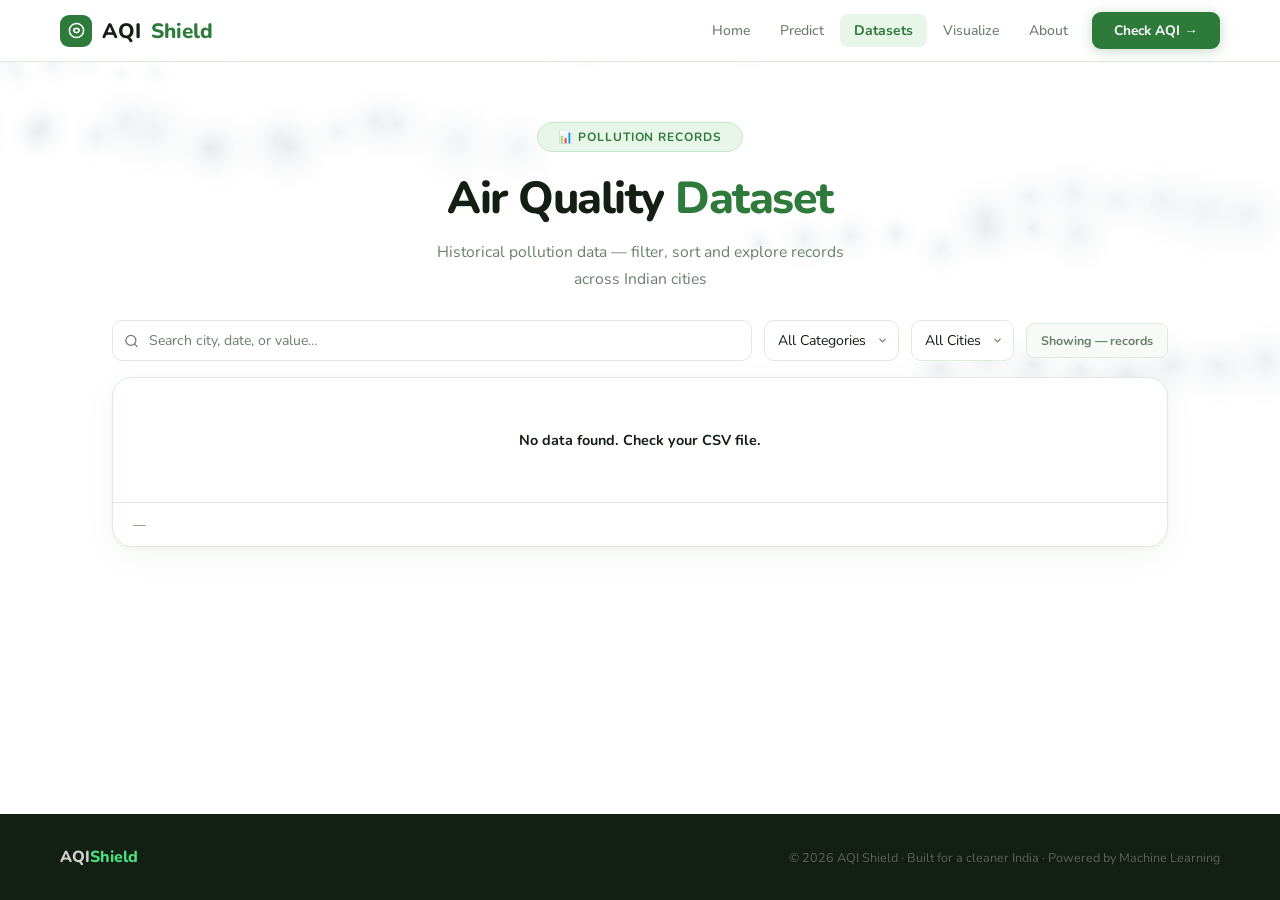
<file: templates/datasets.html>
<!DOCTYPE html>
<html lang="en">
<head>
<meta charset="UTF-8">
<meta name="viewport" content="width=device-width, initial-scale=1.0">
<title>Datasets — AQI Shield</title>
<style>
@import url('https://fonts.googleapis.com/css2?family=Nunito:wght@300;400;500;600;700;800&display=swap');
*,*::before,*::after{margin:0;padding:0;box-sizing:border-box}
:root{
  --white:#fff;--bg:#f7faf7;
  --ink:#141f14;--ink2:#2e3d2e;--muted:#6b7f6b;
  --line:#ddeadd;--G:#2d7a3a;--G2:#3a9e4a;
  --G3:#e8f5e9;--G4:#c8e6c9;--Gdk:#1b5e20;
}
html,body{width:100%;min-height:100vh;overflow-x:hidden;
  background:var(--white);color:var(--ink);
  font-family:'Nunito',Calibri,'Segoe UI',sans-serif;
  -webkit-font-smoothing:antialiased}
#sky{position:fixed;inset:0;width:100%;height:100%;z-index:0;pointer-events:none}
.page{position:relative;z-index:1;min-height:100vh;display:flex;flex-direction:column}
.page-body{flex:1}

/* NAV */
nav{position:sticky;top:0;z-index:500;display:flex;align-items:center;
  justify-content:space-between;padding:0 60px;height:62px;
  background:rgba(255,255,255,.96);backdrop-filter:blur(20px);
  border-bottom:1px solid var(--line)}
.logo{display:flex;align-items:center;gap:10px;text-decoration:none;
  font-size:1.3rem;font-weight:800;color:var(--ink)}
.logo-mark{width:32px;height:32px;border-radius:9px;background:var(--G);
  display:flex;align-items:center;justify-content:center;flex-shrink:0}
.logo-mark svg{width:17px;height:17px;fill:none;stroke:#fff;stroke-width:2.2;
  stroke-linecap:round;stroke-linejoin:round}
.logo span{color:var(--G)}
.nav-links{display:flex;align-items:center;gap:2px}
.nav-links a{font-size:.875rem;font-weight:500;color:var(--muted);
  text-decoration:none;padding:7px 14px;border-radius:8px;transition:all .18s}
.nav-links a:hover{color:var(--ink);background:var(--G3)}
.nav-links a.active{color:var(--G);background:var(--G3);font-weight:700}
.nav-links .cta{margin-left:8px;background:var(--G);color:#fff!important;
  padding:9px 22px;border-radius:9px;font-weight:700;font-size:.855rem;
  box-shadow:0 2px 14px rgba(45,122,58,.28);transition:all .2s}
.nav-links .cta:hover{background:var(--Gdk);transform:translateY(-1px)}

/* PAGE HEADER */
.page-header{text-align:center;padding:60px 40px 28px}
.eyebrow{display:inline-flex;align-items:center;gap:8px;
  background:var(--G3);border:1px solid var(--G4);border-radius:999px;
  padding:6px 20px;font-size:.75rem;font-weight:700;color:var(--G);
  letter-spacing:.08em;text-transform:uppercase;margin-bottom:16px}
.page-header h1{font-size:clamp(2rem,4vw,2.8rem);font-weight:800;
  color:var(--ink);letter-spacing:-1.5px;margin-bottom:10px}
.page-header h1 em{font-style:normal;color:var(--G)}
.page-header p{font-size:.98rem;color:var(--muted);
  max-width:420px;margin:0 auto;line-height:1.7}

/* FILTER BAR */
.filter-bar{max-width:1120px;margin:0 auto 16px;padding:0 32px;
  display:flex;align-items:center;gap:12px;flex-wrap:wrap}
.search-wrap{position:relative;flex:1;min-width:180px}
.search-wrap svg{position:absolute;left:12px;top:50%;transform:translateY(-50%);
  width:15px;height:15px;stroke:var(--muted);fill:none;stroke-width:2;stroke-linecap:round}
#searchBox{width:100%;padding:10px 14px 10px 36px;
  border:1.5px solid var(--line);border-radius:10px;
  background:var(--white);font-family:inherit;
  font-size:.88rem;color:var(--ink);outline:none;transition:all .18s}
#searchBox:focus{border-color:var(--G);box-shadow:0 0 0 3px rgba(45,122,58,.1)}
#searchBox::placeholder{color:var(--muted)}
.fsel{padding:10px 32px 10px 13px;border:1.5px solid var(--line);
  border-radius:10px;
  background:var(--white) url("data:image/svg+xml,%3Csvg xmlns='http://www.w3.org/2000/svg' width='11' height='11' viewBox='0 0 24 24' fill='none' stroke='%236b7f6b' stroke-width='2.5' stroke-linecap='round'%3E%3Cpath d='M6 9l6 6 6-6'/%3E%3C/svg%3E") no-repeat right 10px center;
  font-family:inherit;font-size:.88rem;color:var(--ink);
  outline:none;cursor:pointer;appearance:none;transition:all .18s}
.fsel:focus{border-color:var(--G);box-shadow:0 0 0 3px rgba(45,122,58,.1)}
.count-pill{font-size:.78rem;font-weight:700;color:var(--muted);
  white-space:nowrap;padding:8px 14px;background:var(--bg);
  border:1px solid var(--line);border-radius:8px}
.count-pill b{color:var(--G)}

/* TABLE CARD */
.table-wrap{max-width:1120px;margin:0 auto;padding:0 32px 48px}
.table-card{background:var(--white);border:1px solid var(--line);
  border-radius:20px;overflow:hidden;
  box-shadow:0 2px 4px rgba(0,0,0,.03),0 8px 32px rgba(45,122,58,.06)}

/* Hide raw Flask table — used as data source only */
#flaskTable{display:none}

.tscroll{overflow-x:auto;-webkit-overflow-scrolling:touch}
#styledTable{width:100%;border-collapse:collapse;font-size:.875rem}
#styledTable thead tr{background:var(--G)}
#styledTable thead th{padding:13px 18px;text-align:left;font-weight:700;
  font-size:.73rem;letter-spacing:.06em;text-transform:uppercase;color:#fff;
  white-space:nowrap;cursor:pointer;user-select:none;transition:background .15s}
#styledTable thead th:hover{background:var(--Gdk)}
#styledTable thead th .arr{margin-left:4px;opacity:.55;font-size:.66rem}
#styledTable thead th.asc .arr::after{content:'↑';opacity:1}
#styledTable thead th.desc .arr::after{content:'↓';opacity:1}
#styledTable thead th:not(.asc):not(.desc) .arr::after{content:'↕'}
#styledTable tbody tr{border-bottom:1px solid var(--line);transition:background .14s}
#styledTable tbody tr:last-child{border-bottom:none}
#styledTable tbody tr:hover{background:var(--G3)}
#styledTable tbody td{padding:12px 18px;color:var(--ink2);white-space:nowrap}
#styledTable tbody td:first-child{font-weight:700;color:var(--ink)}
.aqi-pill{display:inline-block;padding:3px 10px;border-radius:999px;
  font-size:.69rem;font-weight:700;letter-spacing:.04em;text-transform:uppercase}
.empty-cell{text-align:center!important;padding:52px 20px!important;
  color:var(--muted);font-size:.9rem}

/* PAGINATION */
.pager{display:flex;align-items:center;justify-content:space-between;
  padding:13px 20px;border-top:1px solid var(--line);flex-wrap:wrap;gap:10px}
.pager-info{font-size:.79rem;color:var(--muted);font-weight:500}
.pager-btns{display:flex;gap:5px;flex-wrap:wrap}
.pb{padding:6px 13px;border-radius:8px;border:1.5px solid var(--line);
  background:var(--white);font-family:inherit;font-size:.8rem;
  font-weight:700;color:var(--ink2);cursor:pointer;transition:all .17s}
.pb:hover:not(:disabled):not(.active){border-color:var(--G);color:var(--G);background:var(--G3)}
.pb.active{background:var(--G);color:#fff;border-color:var(--G)}
.pb:disabled{opacity:.3;cursor:not-allowed}

/* FOOTER */
footer{background:var(--ink);padding:32px 60px;
  display:flex;align-items:center;justify-content:space-between;flex-wrap:wrap;gap:14px}
.fb{font-size:1rem;font-weight:800;color:rgba(255,255,255,.8)}
.fb span{color:#4ade80}
.fc{font-size:.79rem;color:rgba(255,255,255,.3)}

@keyframes up{from{opacity:0;transform:translateY(24px)}to{opacity:1;transform:translateY(0)}}

/* RESPONSIVE */
@media(max-width:720px){
  nav{padding:0 16px;height:56px}
  .nav-links a:not(.cta){display:none}
  .page-header{padding:44px 16px 20px}
  .filter-bar,.table-wrap{padding:0 14px}
  .filter-bar{gap:8px}
  footer{flex-direction:column;text-align:center;padding:24px 16px}
}
</style>
</head>
<body>
<canvas id="sky"></canvas>
<div class="page">
<div class="page-body">

<!-- NAV -->
<nav>
  <a class="logo" href="/">
    <div class="logo-mark">
      <svg viewBox="0 0 24 24"><path d="M12 22c5.523 0 10-4.477 10-10S17.523 2 12 2 2 6.477 2 12s4.477 10 10 10z"/><path d="M8 12s.5-3 4-3 4 3 4 3-1 3-4 3-4-3-4-3z"/></svg>
    </div>
    AQI<span>Shield</span>
  </a>
  <div class="nav-links">
    <a href="/">Home</a>
    <a href="/predict">Predict</a>
    <a href="/datasets" class="active">Datasets</a>
    <a href="/visualize">Visualize</a>
    <a href="/about">About</a>
    <a href="/predict" class="cta">Check AQI →</a>
  </div>
</nav>

<!-- HEADER -->
<div class="page-header">
  <div class="eyebrow">📊 Pollution Records</div>
  <h1>Air Quality <em>Dataset</em></h1>
  <p>Historical pollution data — filter, sort and explore records across Indian cities</p>
</div>

<!-- FILTER BAR -->
<div class="filter-bar">
  <div class="search-wrap">
    <svg viewBox="0 0 24 24"><circle cx="11" cy="11" r="8"/><path d="M21 21l-4.35-4.35"/></svg>
    <input type="text" id="searchBox" placeholder="Search city, date, or value…">
  </div>
  <select class="fsel" id="catFilter">
    <option value="">All Categories</option>
    <option>Good</option>
    <option>Satisfactory</option>
    <option>Moderate</option>
    <option>Poor</option>
    <option>Very Poor</option>
    <option>Severe</option>
  </select>
  <select class="fsel" id="cityFilter"><option value="">All Cities</option></select>
  <div class="count-pill">Showing <b id="rowCount">—</b> records</div>
</div>

<!-- TABLE -->
<div class="table-wrap">
  <div class="table-card">

    <!-- Flask injects raw table here — JS reads it as data source -->
    <div id="flaskTable">{{ table|safe }}</div>

    <!-- Styled table rendered by JS -->
    <div class="tscroll">
      <table id="styledTable">
        <thead><tr id="stHead"></tr></thead>
        <tbody id="stBody"></tbody>
      </table>
    </div>

    <div class="pager">
      <div class="pager-info" id="pagerInfo">—</div>
      <div class="pager-btns" id="pagerBtns"></div>
    </div>
  </div>
</div>

</div><!-- page-body -->

<footer>
  <div class="fb">AQI<span>Shield</span></div>
  <div class="fc">© 2026 AQI Shield · Built for a cleaner India · Powered by Machine Learning</div>
</footer>
</div>

<!-- CLOUDS -->
<script>
const sky=document.getElementById('sky'),ctx=sky.getContext('2d');let W,H;
function resize(){W=sky.width=innerWidth;H=sky.height=innerHeight;}
resize();window.addEventListener('resize',resize);
class Cloud{
  constructor(l,sx){this.layer=l;this.reset(sx!==undefined?sx:Math.random()*W*1.6-W*.3);}
  reset(x){const l=this.layer;this.x=x;this.y=H*(.03+l*.14+Math.random()*.13)-20;
    this.speed=.13+l*.12+Math.random()*.12;this.base=50+l*26+Math.random()*44;
    this.sx=1.1+Math.random()*.55;this.sy=.52+Math.random()*.26;
    this.alpha=.045+l*.018+Math.random()*.024;
    const n=6+Math.round(Math.random()*4);
    this.puffs=Array.from({length:n},(_,i)=>({
      ox:(i/(n-1)-.5)*this.base*2.5*this.sx,
      oy:(Math.random()-.5)*this.base*.42*this.sy,
      r:this.base*(.36+Math.random()*.38)*this.sy}));}
  draw(){ctx.save();ctx.translate(this.x,this.y);
    this.puffs.forEach(p=>{
      const g=ctx.createRadialGradient(p.ox,p.oy-p.r*.1,p.r*.03,p.ox,p.oy,p.r);
      const a=this.alpha;
      g.addColorStop(0,`rgba(175,185,192,${a*2.5})`);
      g.addColorStop(.28,`rgba(190,198,206,${a*1.6})`);
      g.addColorStop(.62,`rgba(208,213,218,${a*.8})`);
      g.addColorStop(1,`rgba(222,225,230,0)`);
      ctx.beginPath();ctx.arc(p.ox,p.oy,p.r,0,Math.PI*2);
      ctx.fillStyle=g;ctx.fill();});ctx.restore();}
  tick(){this.x+=this.speed;if(this.x>W*1.65)this.reset(-W*.45);}
}
const clouds=[];
[6,5,3].forEach((n,l)=>{for(let i=0;i<n;i++)clouds.push(new Cloud(l));});
(function loop(){ctx.clearRect(0,0,W,H);
  clouds.sort((a,b)=>a.layer-b.layer);
  clouds.forEach(c=>{c.tick();c.draw();});
  requestAnimationFrame(loop);})();
</script>

<!-- TABLE LOGIC -->
<script>
/* AQI color helper */
function aqiStyle(v){
  const n=parseFloat(v);
  if(isNaN(n)) return{label:'—',bg:'#f1f5f9',c:'#64748b'};
  if(n<=50)   return{label:'Good',        bg:'#dcfce7',c:'#16a34a'};
  if(n<=100)  return{label:'Satisfactory',bg:'#ecfccb',c:'#4d7c0f'};
  if(n<=200)  return{label:'Moderate',    bg:'#fef9c3',c:'#854d0e'};
  if(n<=300)  return{label:'Poor',        bg:'#ffedd5',c:'#c2410c'};
  if(n<=400)  return{label:'Very Poor',   bg:'#fee2e2',c:'#b91c1c'};
  return             {label:'Severe',     bg:'#ede9fe',c:'#6d28d9'};
}

const PER=12;
let allRows=[],filtered=[],headers=[],sortCol=-1,sortDir=1,page=1;

/* ── Parse Flask-rendered table ── */
(function parse(){
  const ft=document.getElementById('flaskTable');
  const src=ft.querySelector('table');
  if(!src){showEmpty('No data found. Check your CSV file.');return;}

  /* headers */
  let ths=[...src.querySelectorAll('thead th,thead td')];
  if(ths.length){
    headers=ths.map(t=>t.textContent.trim());
  } else {
    const firstRow=src.querySelector('tr');
    if(firstRow) headers=[...firstRow.querySelectorAll('th,td')].map(t=>t.textContent.trim());
  }

  /* rows */
  let trs=[...src.querySelectorAll('tbody tr')];
  if(trs.length){
    allRows=trs.map(tr=>[...tr.querySelectorAll('td,th')].map(t=>t.textContent.trim()));
  } else {
    const all=[...src.querySelectorAll('tr')];
    allRows=all.slice(headers.length?1:0).map(tr=>[...tr.querySelectorAll('td,th')].map(t=>t.textContent.trim()));
  }

  buildHead();
  populateCityFilter();
  applyFilters();
})();

/* format header display */
function fmtH(h){
  return h.replace(/pm2\.?5/i,'PM₂.₅')
          .replace(/pm10/i,'PM₁₀')
          .replace(/no2/i,'NO₂')
          .replace(/so2/i,'SO₂');
}

function buildHead(){
  const tr=document.getElementById('stHead');
  tr.innerHTML='';
  const cols=[...headers,'Category'];
  cols.forEach((h,i)=>{
    const th=document.createElement('th');
    th.innerHTML=fmtH(h)+' <span class="arr"></span>';
    if(i<headers.length){
      th.addEventListener('click',()=>{
        document.querySelectorAll('#stHead th').forEach(t=>t.classList.remove('asc','desc'));
        sortCol===i ? sortDir*=-1 : (sortCol=i, sortDir=1);
        th.classList.add(sortDir===1?'asc':'desc');
        page=1; applyFilters();
      });
    }
    tr.appendChild(th);
  });
}

function populateCityFilter(){
  const ci=headers.findIndex(h=>/city|station|location/i.test(h));
  if(ci<0)return;
  const cities=[...new Set(allRows.map(r=>r[ci]).filter(Boolean))].sort();
  const sel=document.getElementById('cityFilter');
  cities.forEach(c=>{
    const o=document.createElement('option');
    o.value=c; o.textContent=c; sel.appendChild(o);
  });
}

function applyFilters(){
  const q=document.getElementById('searchBox').value.toLowerCase().trim();
  const cat=document.getElementById('catFilter').value;
  const city=document.getElementById('cityFilter').value;
  const ai=headers.findIndex(h=>/^aqi$/i.test(h.trim()));
  const ci=headers.findIndex(h=>/city|station|location/i.test(h));

  filtered=allRows.filter(row=>{
    const aqi=ai>=0 ? parseFloat(row[ai]) : NaN;
    const s=aqiStyle(aqi);
    const matchQ=!q || row.some(v=>v.toLowerCase().includes(q));
    const matchCat=!cat || s.label===cat;
    const matchCity=!city || ci<0 || (row[ci]||'')===city;
    return matchQ && matchCat && matchCity;
  });

  if(sortCol>=0){
    filtered.sort((a,b)=>{
      const av=a[sortCol], bv=b[sortCol];
      const an=parseFloat(av), bn=parseFloat(bv);
      if(!isNaN(an)&&!isNaN(bn)) return (an-bn)*sortDir;
      return av.localeCompare(bv)*sortDir;
    });
  }

  document.getElementById('rowCount').textContent=filtered.length;
  renderPage();
}

function renderPage(){
  const body=document.getElementById('stBody');
  const ai=headers.findIndex(h=>/^aqi$/i.test(h.trim()));
  const start=(page-1)*PER;
  const slice=filtered.slice(start,start+PER);

  if(!slice.length){
    body.innerHTML=`<tr><td class="empty-cell" colspan="${headers.length+1}">No records found for this filter.</td></tr>`;
    document.getElementById('pagerInfo').textContent='No records';
    document.getElementById('pagerBtns').innerHTML='';
    return;
  }

  body.innerHTML=slice.map(row=>{
    const aqi=ai>=0 ? parseFloat(row[ai]) : NaN;
    const s=aqiStyle(aqi);
    const cells=row.map((v,i)=>{
      if(i===ai) return `<td><strong>${v}</strong></td>`;
      return `<td>${v}</td>`;
    }).join('');
    return `<tr>${cells}<td><span class="aqi-pill" style="background:${s.bg};color:${s.c}">${s.label}</span></td></tr>`;
  }).join('');

  /* pager */
  const total=Math.ceil(filtered.length/PER);
  document.getElementById('pagerInfo').textContent=
    `Showing ${start+1}–${Math.min(start+PER,filtered.length)} of ${filtered.length}`;

  const btns=document.getElementById('pagerBtns');
  btns.innerHTML='';
  const mk=(lbl,pg,dis,act)=>{
    const b=document.createElement('button');
    b.className='pb'+(act?' active':'');
    b.textContent=lbl; b.disabled=dis;
    b.onclick=()=>{page=pg; renderPage();};
    btns.appendChild(b);
  };
  mk('← Prev', page-1, page===1, false);
  for(let i=1;i<=total;i++){
    if(total>7 && i>2 && i<total-1 && Math.abs(i-page)>1){
      if(i===3||i===total-2){
        const sp=document.createElement('span');
        sp.textContent='…'; sp.style.cssText='padding:5px 3px;color:var(--muted)';
        btns.appendChild(sp);
      }
      continue;
    }
    mk(i, i, false, i===page);
  }
  mk('Next →', page+1, page===total, false);
}

function showEmpty(msg){
  document.getElementById('stBody').innerHTML=
    `<tr><td class="empty-cell" colspan="2">${msg}</td></tr>`;
}

document.getElementById('searchBox').addEventListener('input',()=>{page=1;applyFilters();});
document.getElementById('catFilter').addEventListener('change',()=>{page=1;applyFilters();});
document.getElementById('cityFilter').addEventListener('change',()=>{page=1;applyFilters();});
</script>
</body>
</html>
</file>
